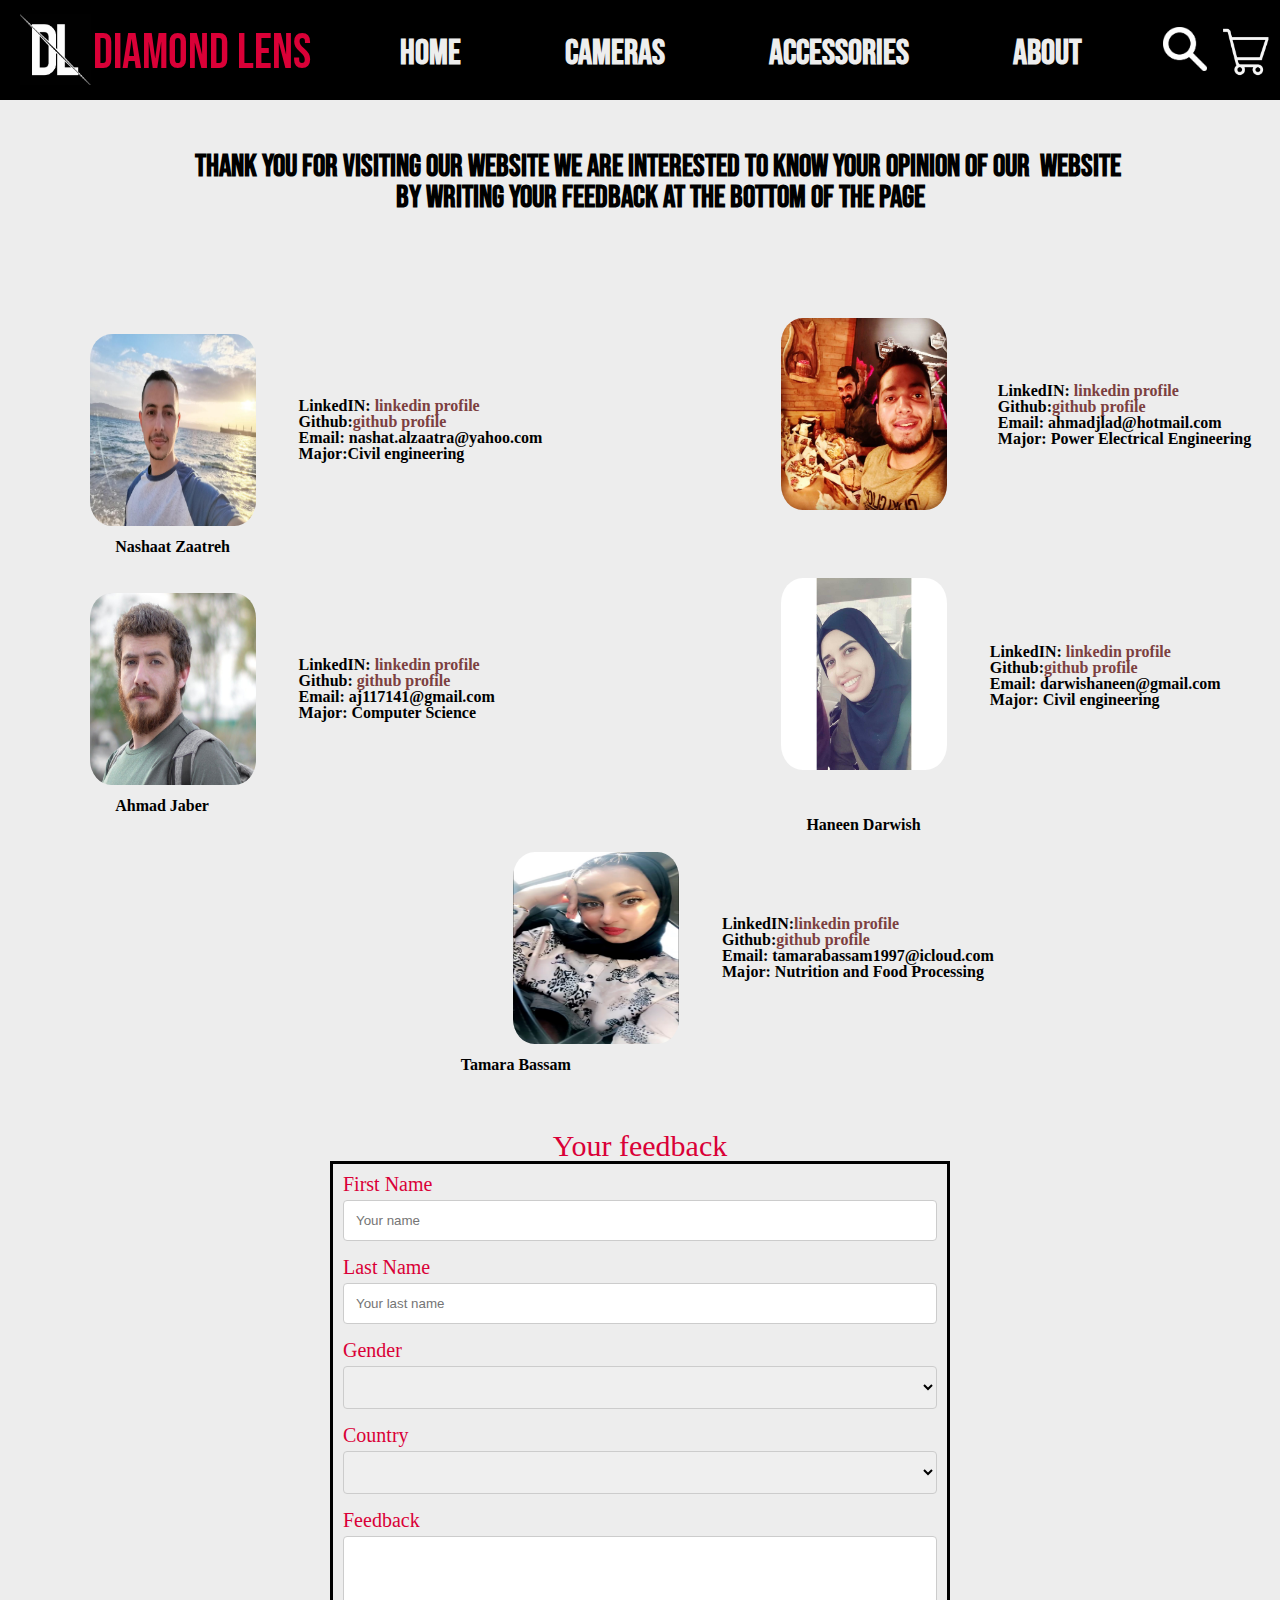
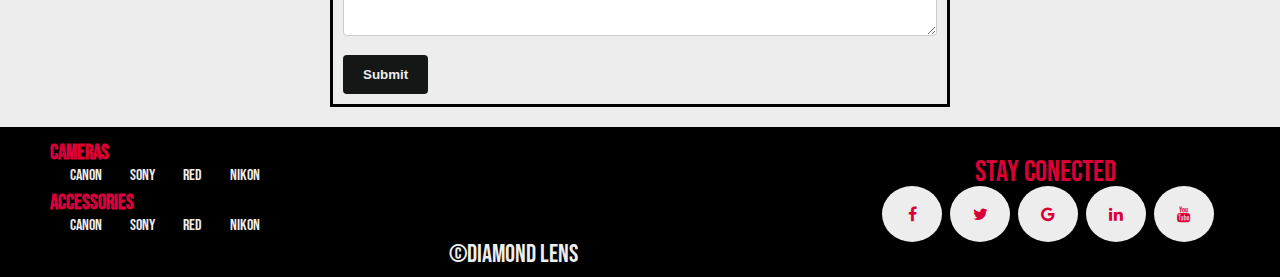
<file: pages/about.html>
<!DOCTYPE html>
<html lang="en">
  <head>
    <meta charset="UTF-8" />
    <meta http-equiv="X-UA-Compatible" content="IE=edge" />
    <meta name="viewport" content="width=device-width, initial-scale=1.0" />
    <title>Diamond Lens-About us</title>
    <link rel="stylesheet" href="../css/reset.css" />
    <link rel="stylesheet" href="../css/header.css" />
    <link rel="stylesheet" href="../css/footer.css" />
    <link
      rel="stylesheet"
      href="https://cdnjs.cloudflare.com/ajax/libs/font-awesome/4.7.0/css/font-awesome.min.css"
    />

    <link rel="stylesheet" href="../css/about.css" />

    <link rel="preconnect" href="https://fonts.googleapis.com">
<link rel="preconnect" href="https://fonts.gstatic.com" crossorigin>
<link href="https://fonts.googleapis.com/css2?family=Bebas+Neue&family=Otomanopee+One&display=swap" rel="stylesheet">
  </head>

  <body>
    <header>

      <img id="logiImage" src="../headerImages/DL Logo small.png" alt="Logo Image" />

      <h2 id="logiText">Diamond Lens</h2>
      

      <nav>
        <ul>
          <li><a href="../index.html">Home</a></li>
          <li class="dropdown">
            <a href="cameras.html" class="dropbtn">Cameras</a>

            <div class="dropdown-content">
              <a class="dropElement" href="cameras.html">Canon</a>
              <a class="dropElement" href="cameras.html">Sony</a>
              <a class="dropElement" href="cameras.html">RED</a>
              <a class="dropElement" href="cameras.html">Nikon</a>
            </div>
          </li>
          <li class="dropdown">
            <a href="accessories.html">Accessories</a>

            <div class="dropdown-content">
              <a class="dropElement" href="accessories.html">Canon</a>
              <a class="dropElement" href="accessories.html">Sony</a>
              <a class="dropElement" href="accessories.html">RED</a>
              <a class="dropElement" href="accessories.html">Nikon</a>
            </div>
          </li>
          <li class="dropdown">
            <a href="../pages/about.html">About </a>
            <div class="dropdown-content">
              <a class="dropElement" href="../pages/about.html">About us</a>
              <a class="dropElement" href="../pages/projectstory.html"
                >Project Story</a
              >
              <a class="dropElement" href="../pages/feedback.html">Feedback</a>
            </div>
          </li>
        </ul>
      </nav>
      <a href="../pages/shoppingCart.html">
        <img
          id="CartImage"
          src="../headerImages/whiteblackcart.png"
          alt="shoping cart"
      /></a>
      <span class="spanCartCounter"></span>

      <img
        id="searchImage"
        src="../headerImages/blackSearch.png"
        alt="serch img"
      />
    </header>

    <main>
      <pre id="mainParagraph">
        Thank you for visiting our website we are interested to know your opinion of our  website 
        by writing your feedback at the bottom of the page
      </pre>





      















      <div class="box">
        <div class="imgAndpre">
          <img class="org"src="../headerImages/mypic.jpg " alt="" />
          <pre class="introorg">
          LinkedIN: <a href="https://www.linkedin.com/feed/">linkedin profile</a>
          Github:<a href="https://github.com/NashatAlzaatreh">github profile</a>
          Email: nashat.alzaatra@yahoo.com
          Major:Civil engineering
        </pre
          >
        </div>
        <h2 class="nameorg">Nashaat Zaatreh</h2>
      </div>

      <div class="box">
        <div class="imgAndpre">
          <img class="org"src="../personalImage/ahmad jaber.jpg" alt="" />
          <pre class="introorg">
          LinkedIN: <a href="https://www.linkedin.com/in/ahmad-jaber-95822b1b9/">linkedin profile</a>
          Github: <a href="https://github.com/aajaber">github profile</a>
          Email: aj117141@gmail.com
          Major: Computer Science
      </pre
          >
        </div>
        <h2 class="nameorg">Ahmad Jaber</h2>
      </div>
      <div class="box">
        <div class="imgAndpre">
          <img class="ood" src="../personalImage/ahmad jallad.jpg" alt="" />
          <pre class="introood">
          LinkedIN: <a href="https://www.linkedin.com/in/ahmad-jallad/">linkedin profile</a>
          Github:<a href="https://github.com/Ahmadjlallad">github profile</a>
          Email: ahmadjlad@hotmail.com 
          Major: Power Electrical Engineering
        </pre
          >
        </div>
        <h2 class="nameood">Ahmad Jallad</h2>
      </div>
      <div class="box">
        <div class="imgAndpre">
          <img class="hood" src="../personalImage/haneen.jpeg" alt="" />
          <pre class="introhood">
          LinkedIN: <a href="https://www.linkedin.com/in/darwishaneen/">linkedin profile</a>
          Github:<a href="https://github.com/HaneenDarwish">github profile</a>
          Email: darwishaneen@gmail.com
          Major: Civil engineering
          </pre>
        </div>
        <h2 class="namehood">Haneen Darwish</h2>
      </div>
      <div class="box">
        <div class="imgAndpre">
          
          <img class="special"src="../personalImage/tamara2.jpg" alt="" />
          <pre class="introspecial">
          LinkedIN:<a href="https://www.linkedin.com/in/tamara-al-manaseer">linkedin profile</a>
          Github:<a href="https://github.com/Tamara97-b">github profile</a>
          Email: tamarabassam1997@icloud.com
          Major: Nutrition and Food Processing
          </pre>
        </div>
        <h2 class="namespecial">Tamara Bassam</h2> 
       </div> 

      <div class="container">
        <legend>Your feedback</legend>
        <form id="form">
          
          <label class="labelName" for="fname">First Name</label>
          <input
            type="text"
            id="fname"
            name="firstName"
            placeholder="Your name"
            required
          />

          <label class="labelName" for="lname">Last Name</label>
          <input
            type="text"
            id="lname"
            name="lastName"
            placeholder="Your last name"
            required
          />

          <label class="labelName" for="gender">Gender</label>
          <select id="gender" name="gender" required>
            <option></option>
            <option value="Male">Male</option>
            <option value="Female">Female</option>
          </select>

          <label class="labelName" for="country">Country</label>
          <select id="country" name="country" required>
            <option></option>
            <option value="jordan">Jordan</option>
            <option value="palestine">Palestine</option>
            <option value="syria">Syria</option>
          </select>

          <label class="labelName" for="feedback">Feedback</label>
          <textarea
            id="feedback"
            name="feedback"
            placeholder="Write something.."
            style="height: 100px"
          required>
        </textarea>
          

          <!-- <input type="submit" value="Submit" formaction="../pages/feedback.html"/> -->

        

          <input id="formSubmit" type="submit" value="Submit" />
        </form>
      </div>
      
      
      </div> 
    </main>
    <footer>
      <h2>Stay Conected</h2>
      

      <div id="social">
          <a href="#" class="fa fa-facebook" style="width: 60px"></a>
          <a href="#" class="fa fa-twitter" style="width: 60px"></a>
          <a href="#" class="fa fa-google" style="width: 60px"></a>
          <a href="#" class="fa fa-linkedin" style="width: 60px"></a>
          <a href="#" class="fa fa-youtube" style="width: 60px"></a>
      </div>

      <p id="copyRights">&copy;Diamond Lens</p>

      <div id="camerasList">
        <h4>Cameras</h4>
        <nav>
            <ul>
                <li><a href="#">Canon</a></li>
                <li><a href="#">Sony</a></li>
                <li><a href="#">RED</a></li>
                <li><a href="#">Nikon</a></li>
            </ul>
        </nav>
    </div>
    <div id="AccessoriesList">
        <h4>Accessories</h4>
        <nav>
            <ul>
              <li><a href="#">Canon</a></li>
              <li><a href="#">Sony</a></li>
              <li><a href="#">RED</a></li>
              <li><a href="#">Nikon</a></li>
            </ul>
        </nav>
    </div>
  </footer>

    <script src="../js/feedback.js"></script>
    <script src="../js/about.js"></script>
  </body>
</html>
</file>
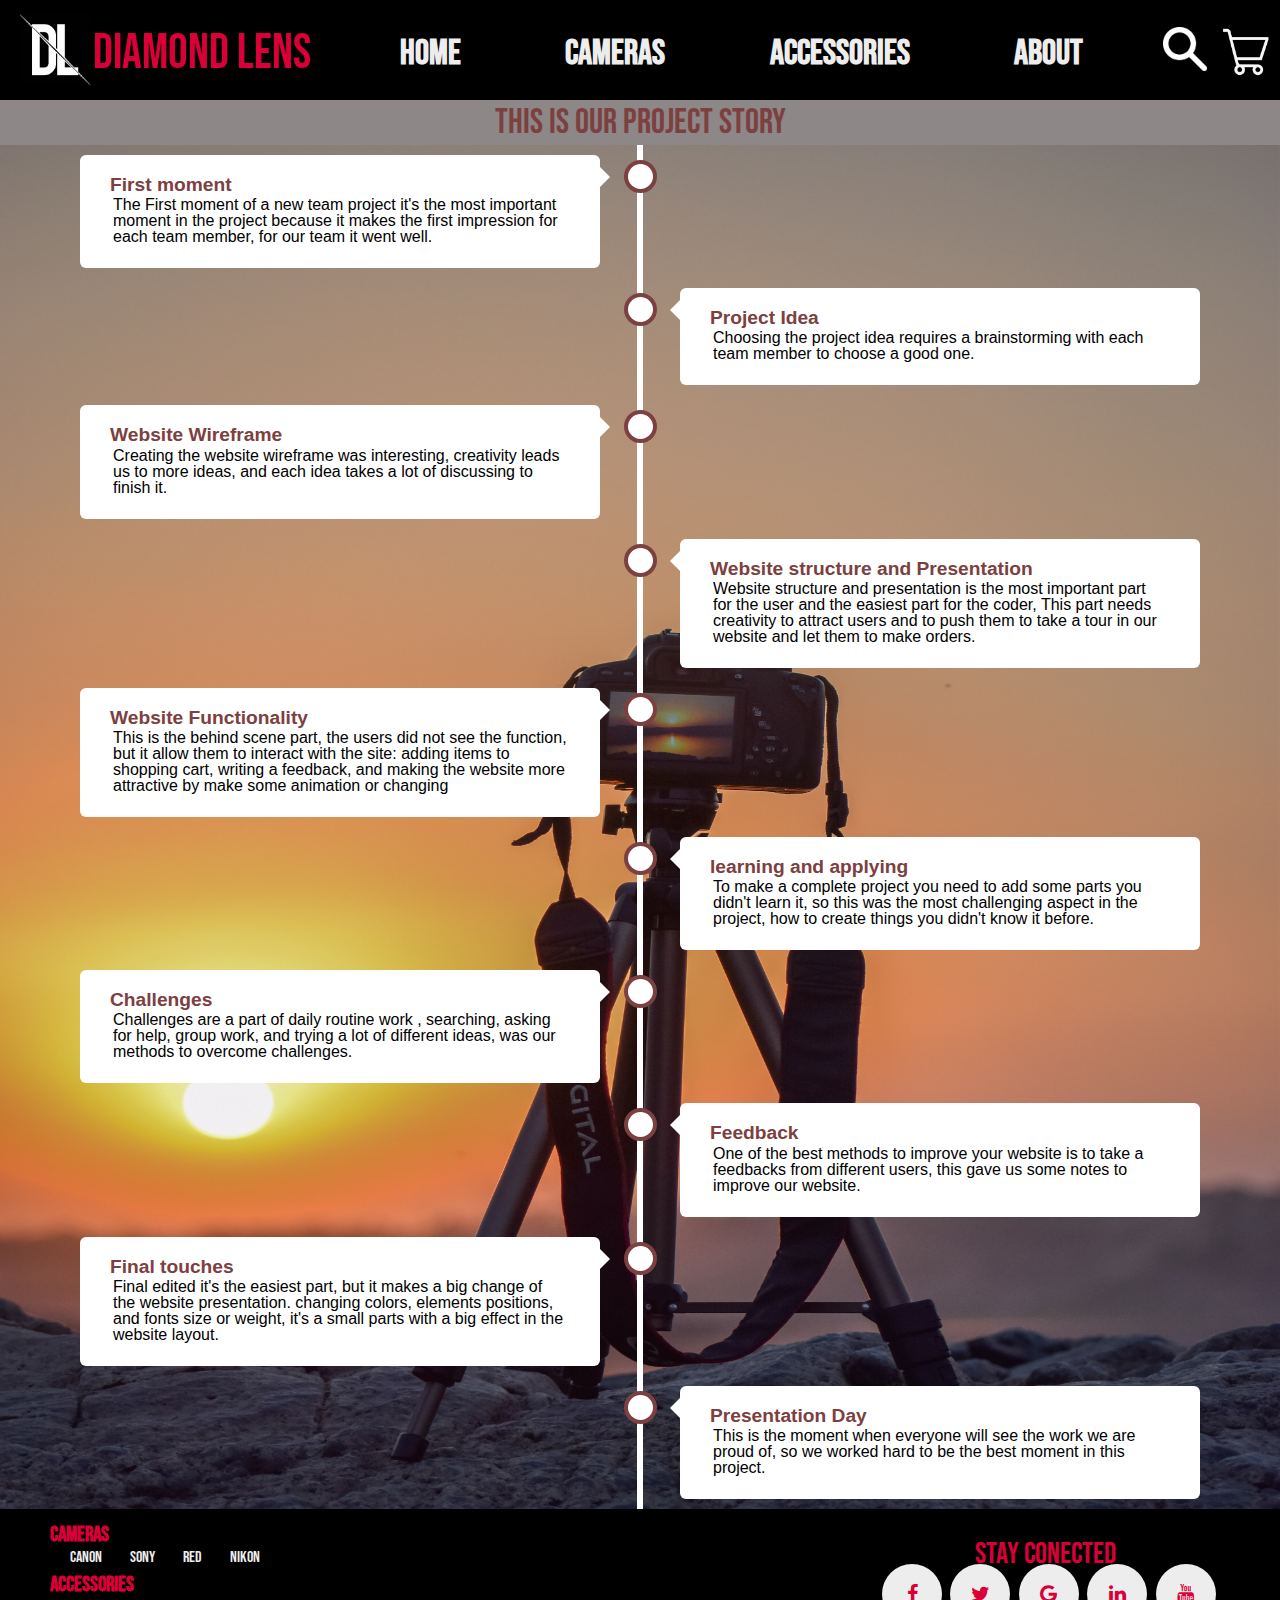
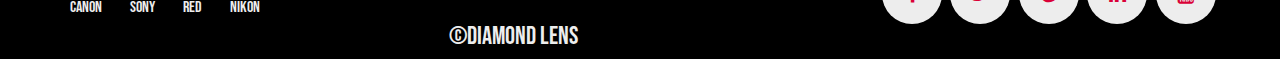
<file: pages/projectstory.html>
<!DOCTYPE html>
<html>

<head>
  <meta name="viewport" content="width=device-width, initial-scale=1.0" />
  <meta charset="UTF-8" />
  <meta http-equiv="X-UA-Compatible" content="IE=edge" />
  <meta name="viewport" content="width=device-width, initial-scale=1.0" />
  <title>Diamond Lens-Project Story</title>
  <link rel="stylesheet" href="https://cdnjs.cloudflare.com/ajax/libs/font-awesome/4.7.0/css/font-awesome.min.css" />
  <link rel="stylesheet" href="../css/reset.css" />

  <link rel="stylesheet" href="../css/header.css" />
  <link rel="stylesheet" href="../css/footer.css" />
  <link rel="stylesheet" href="../css/story.css" />

  <link rel="preconnect" href="https://fonts.googleapis.com">
<link rel="preconnect" href="https://fonts.gstatic.com" crossorigin>
<link href="https://fonts.googleapis.com/css2?family=Bebas+Neue&family=Otomanopee+One&display=swap" rel="stylesheet">

</head>

<body>
  <header>

    <img id="logiImage" src="../headerImages/DL Logo small.png" alt="Logo Image" />

    <h2 id="logiText">Diamond Lens</h2>
    

    <nav>
      <ul>
        <li><a href="../index.html">Home</a></li>
        <li class="dropdown">
          <a href="cameras.html" class="dropbtn">Cameras</a>

          <div class="dropdown-content">
            <a class="dropElement" href="cameras.html">Canon</a>
            <a class="dropElement" href="cameras.html">Sony</a>
            <a class="dropElement" href="cameras.html">RED</a>
            <a class="dropElement" href="cameras.html">Nikon</a>
          </div>
        </li>
        <li class="dropdown">
          <a href="accessories.html">Accessories</a>

          <div class="dropdown-content">
            <a class="dropElement" href="accessories.html">Canon</a>
            <a class="dropElement" href="accessories.html">Sony</a>
            <a class="dropElement" href="accessories.html">RED</a>
            <a class="dropElement" href="accessories.html">Nikon</a>
          </div>
        </li>
        <li class="dropdown">
          <a href="../pages/about.html">About </a>
          <div class="dropdown-content">
            <a class="dropElement" href="../pages/about.html">About us</a>
            <a class="dropElement" href="../pages/projectstory.html"
              >Project Story</a
            >
            <a class="dropElement" href="../pages/feedback.html">Feedback</a>
          </div>
        </li>
      </ul>
    </nav>
    <a href="../pages/shoppingCart.html">
      <img
        id="CartImage"
        src="../headerImages/whiteblackcart.png"
        alt="shoping cart"
    /></a>
    <span class="spanCartCounter"></span>

    <img
      id="searchImage"
      src="../headerImages/blackSearch.png"
      alt="serch img"
    />
  </header>
  <main>
    <h2 id="storyPara">This is our project story</h2>
    <img id="storybackImage" src="../storyImages/yash-prajapati-8LP-rCjAvWs-unsplash.jpg" alt="story back" />
    <div class="timeline">
      <div class="container left">
        <div class="content">
          <h2>First moment</h2>
          <p>
            The First moment of a new  team project it's the most important moment in the project because it makes the first impression for each team member, for our team it went well.
          </p>
        </div>
      </div>
      <div class="container right">
        <div class="content">
          <h2>Project Idea</h2>
          <p>
            Choosing the project idea requires a brainstorming with each team member to choose a good one.
          </p>
        </div>
      </div>
      <div class="container left">
        <div class="content">
          <h2>Website Wireframe</h2>
          <p>
            Creating the website wireframe was interesting, creativity leads us to more ideas, and each idea takes a lot of discussing to finish it.
          </p>
        </div>
      </div>
      <div class="container right">
        <div class="content">
          <h2>Website structure and Presentation </h2>
          <p>
            Website structure and presentation is the most important part for the user and the easiest part for the coder, This part needs creativity to attract users and to push them to take a tour in our website and let them to make orders.
          </p>
        </div>
      </div>
      <div class="container left">
        <div class="content">
          <h2>Website Functionality</h2>
          <p>
            This is the behind scene part, the users did not see the function, but it allow them to interact with the site: adding items to shopping cart, writing a feedback, and making the website more attractive by make some animation or changing 
          </p>
        </div>
      </div>
      <div class="container right">
        <div class="content">
          <h2>learning and applying</h2>
          <p>
            To make a complete project you need to add some parts you didn't learn it, so this was the most challenging aspect in the project, how to create things you didn't know it before. 
        </div>
      </div>
      <div class="container left">
        <div class="content">
          <h2>Challenges</h2>
          <p>
            Challenges are a part of daily routine work , searching, asking for help, group work, and trying a lot of different ideas, was our methods to overcome challenges.
          </p>
        </div>
      </div>
      <div class="container right">
        <div class="content">
          <h2>Feedback</h2>
          <p>
            One of the best methods to improve your website is to take a feedbacks from different users, this gave us some notes to improve our website.
          </p>
        </div>
      </div>
      <div class="container left">
        <div class="content">
          <h2>Final touches</h2>
          <p>
            Final edited it's the easiest part, but it makes a big change of the website presentation. changing colors, elements positions, and fonts size or weight, it's a small parts with a big effect in the website layout.
          </p>
        </div>
      </div>
      <div class="container right">
        <div class="content">
          <h2>Presentation Day</h2>
          <p>
            This is the moment when everyone will see the work we are proud of, so we worked hard to be the best moment in this project.
          </p>
        </div>
      </div>
    </div>
  </main>

  <footer>
    <h2>Stay Conected</h2>
    

    <div id="social">
        <a href="#" class="fa fa-facebook" style="width: 60px"></a>
        <a href="#" class="fa fa-twitter" style="width: 60px"></a>
        <a href="#" class="fa fa-google" style="width: 60px"></a>
        <a href="#" class="fa fa-linkedin" style="width: 60px"></a>
        <a href="#" class="fa fa-youtube" style="width: 60px"></a>
    </div>

    <p id="copyRights">&copy;Diamond Lens</p>

    <div id="camerasList">
      <h4>Cameras</h4>
      <nav>
          <ul>
              <li><a href="#">Canon</a></li>
              <li><a href="#">Sony</a></li>
              <li><a href="#">RED</a></li>
              <li><a href="#">Nikon</a></li>
          </ul>
      </nav>
  </div>
  <div id="AccessoriesList">
      <h4>Accessories</h4>
      <nav>
          <ul>
            <li><a href="#">Canon</a></li>
            <li><a href="#">Sony</a></li>
            <li><a href="#">RED</a></li>
            <li><a href="#">Nikon</a></li>
          </ul>
      </nav>
  </div>
</footer>
  <script src="../js/cart.js"></script>
</body>

</html>
</file>
<file: css/header.css>
body {
  background-color: #f8f4f494;
  position: relative;
}

header {
  
      width: 100%;
    height: 100px;
    box-sizing: border-box;
    background-color: #000000;
    /* border-bottom: solid 1px rgb(194, 0, 0); */
    position: sticky;
    top: 0;
    z-index: 9999998;
    

}


.spanCartCounter {
  color: #DA0037;
  position: absolute;
  top: 44px;
  right: 22px;
  font-size: 15px;
}

header #logiImage {
  position: absolute;
    width: 71px;
    left: 20px;
    top: 14px;
}

#logiText{
  position: absolute;
    top: 29px;
    left: 93px;
    color: #DA0037;
    font-size: 49px;
    font-family: 'Bebas Neue', cursive;
}

header pre {
  position: absolute;
  left: 90px;
  top: 10px;
  font-size: 43px;
  color: #DA0037;
  font-family: 'Otomanopee One', sans-serif;
}

header nav ul li {
  display: inline-block;
  margin-right: 100px;
  font-size: 35px;
  font-weight: bolder;
  font-family: 'Bebas Neue', cursive;
}
header nav ul li:hover {
  transform: scale(1.15);
  
}
header nav ul li a {
  text-decoration: none;
  color: #ededed;
}

header nav ul li a:hover {
  color: #DA0037;


  border-bottom: 3px solid rgb(124, 64, 64);
  
}

header nav ul {
  position: absolute;
  left: 400px;
  top: 36px;
  
}

#CartImage {
  width: 49px;
  position: absolute;
  right: 10px;
  top: 26px;
  
}
#CartImage:hover {
  transform: scale(1.2);
  transition-duration: 0.3s;
  
}
#searchImage {
    
  width: 44px;
    position: absolute;
    right: 73px;
    top: 27px;
  
  padding: 0px;
  
}



#searchImage:hover {
  transform: scale(1.2);
  transition-duration: 0.3s;
 
}

/* dropdown */

li.dropdown {
  display: inline-block;
}

.dropdown-content {
  display: none;
  position: absolute;
  background-color: #f9f9f9;
  min-width: 100px;
  box-shadow: 0px 8px 16px 0px rgba(0, 0, 0, 0.2);
  z-index: 1;
  left: 47px;
  
}

.dropdown-content a {
  color: black;
  padding: 12px 16px;
  text-decoration: none;
  display: block;
  text-align: left;
}

.dropdown-content a:hover {
  background-color: #f1f1f1;
}

.dropdown:hover .dropdown-content {
  display: block;
}

.dropElement {
  font-size: 15px;
}
</file>
<file: css/footer.css>
footer {
 
  position: relative;
    /* position: absolute; */
    height: 150px;
    background-color: black;
    

    /* bottom: -1200px; */


    width: 100%;
    color: #171717 ; 
}




  footer #copyRights {
    
    font-size: 25px;
    color: #ededed;
    position: absolute;
    right: 702px;
    bottom: 10px;
    font-family: 'Bebas Neue', cursive;

  }






footer nav ul li a {
    text-decoration: none;
    color: #ededed;
    margin: 5px;
    font-family: 'Bebas Neue', cursive;
}

footer nav ul {
  margin-top: 5px;
  font-family: 'Bebas Neue', cursive;
  
}

footer h2 {
  color: #DA0037;
  position: absolute;
  font-size: 30px;
  right: 164px;
  font-family: 'Bebas Neue', cursive;
  top: 30px;
}


#camerasList{
    position: absolute;
    top: 15px;
    left: 50px;
    
}
#camerasList h4 {
  font-weight: bolder;
    font-size: 21px;
    color: #DA0037;
    font-family: 'Bebas Neue', cursive;
}

#AccessoriesList{
  color: #ededed;
  position: absolute;
  top: 65px;
  left: 50px;
}
#AccessoriesList h4 {
  font-weight: bolder;
  font-size: 21px;
  color: #DA0037;
  font-family: 'Bebas Neue', cursive;
    
}

footer nav ul li {
display: inline-block;
margin-left: 15px;
color: #ededed;
}

footer nav ul li a{
  color: #ededed;
}

footer nav ul li a:hover{
  color: #DA0037;
}
footer nav ul li:hover{
transform: scale(1.1);
  transition-duration: 0.05s;
  border-bottom: 1.5px solid #DA0037;
}

/* #AccessoriesList{
    position: absolute;
    top: 50px;
    left: 225px;
} */



.fa {
  padding: 20px;
  font-size: 20px;
  width: 60px;
  text-align: center;
  text-decoration: none;
  margin: 5px 2px;
  border-radius: 50%;
  
}

  
  .fa:hover {
      background-color:#DA0037;
      color: #ededed;
  }
  
  .fa-facebook {
    background: #ededed;
    color: #DA0037;
  }
  
  .fa-twitter {
    background: #ededed;
    color: #DA0037;
  }
  
  .fa-google {
    background: #ededed;
    color: #DA0037;
  }
  
  .fa-linkedin {
    background: #ededed;
    color: #DA0037;
  }
  
  .fa-youtube {
    background: #ededed;
    color: #DA0037;
  }
  


  #social {
    position: absolute;
    right: 0px;
    bottom: 30px;
    width: 400px;
      
  }
</file>
<file: css/about.css>
* {
  box-sizing: border-box;
}

#mainParagraph {
  text-align: center;
  font-weight: 900;
  margin-top: 4%;
  margin-bottom: 7%;
  font-family: 'Bebas Neue', cursive;
  font-size: 31px;
}


  


/* div .imgAndpre {
  display: inline;
  display: flex;
} */
/* .intro {
  float: right;
  position: relative;
  right: 899px;
  bottom: -66px;
  box-shadow: 0 8px 8px -4px #0f0e0e;
  background-color: rgb(65, 65, 65);
} */

/* .box {
  display: flex;
  width: 100%;
} */

input[type="text"],
select,
textarea {
  width: 100%; /* Full width */
  padding: 12px; /* Some padding */
  border: 1px solid #ccc; /* Gray border */
  border-radius: 4px; /* Rounded borders */
  box-sizing: border-box; /* Make sure that padding and width stays in place */
  margin-top: 6px; /* Add a top margin */
  margin-bottom: 16px; /* Bottom margin */
  resize: vertical; /* Allow the user to vertically resize the textarea (not horizontally) */
}

/* Style the submit button with a specific background color etc */
input[type="submit"] {
  background-color: #151616;
  color: #ededed;
  padding: 12px 20px;
  border: none;
  border-radius: 4px;
  cursor: pointer;
  font-weight: bolder;
}

/* When moving the mouse over the submit button, add a darker green color */
input[type="submit"]:hover {
  background-color: #DA0037;
  color: #ededed;
  font-weight: bolder;
}

/* Add a background color and some padding around the form */
.container {
  border-radius: 5px;
border-color: black;
  padding: 20px;
  margin-top: 0%;
}
#form {
  margin: auto;

  width: 50%;
  border: 3px solid rgb(0, 0, 0);

  
  

  padding: 10px;
}
body {
   background-color: #ededed;
 }
 

  
  





/*  feedback */

#webFeedbacks li {
  color: white;
  font-size: 25px;
}

#WebsiteFeed{
  color: #DA0037;
  font-size: 30px;
}

.labelName {
   color: #DA0037;
   font-size: 20px;
}

legend {
  text-align: center;
  font-size: 30px;
  color: #DA0037;

}




 .imgAndpre{
  display: flex;
  width: 100%;
}
main img.org{
  border-radius: 13%;
  width: 166px;
  height: 192px;
  margin-left: 7%;
}
.introorg{
  
  position: relative;
  left: 3px;
  top: 64px;

}

.nameorg {
  font-weight: 900;
  margin-left: 9%;
  margin-top: 1%;
  margin-bottom: 3%;
}

 main img.ood {
  position: flex;
  border-radius: 13%;
  width: 166px;
  height: 192px;
  margin-left: 61%;
  margin-top: -534px;
}
.introood{
  position: relative;
  top:-469px;
  left: 11px;
  
}

.nameood {
  font-weight: 900;
  margin-left: 63%;
  margin-top: -27%;
}

  
  main img.hood {
    position: flex;
    border-radius: 13%;
    width: 166px;
    height: 192px;
    margin-left: 61%;
    margin-top: -274px;
  } 
 
  .introhood{
    position: relative;
    left: 3px;
    top:-208px;
  }
  .namehood {
    font-weight: 900;
    margin-left: 63%;
    margin-top: -9%;
  } 
 

   main img.special{
    position: flex;
    border-radius: 13%;
    margin-left: 513px;
    width: 166px;
    height: 192px;

  }
  .introspecial{
position: relative;
  left: 3px;
  top: 64px;

  }
  .namespecial{
  font-weight: 900;
  margin-left: 36%;
  margin-top: 1%;
  margin-bottom: 3%;
}
  
  .introhood,.introood,.introorg,.introspecial{
    font-weight:bolder;
    
  }
  main a{
    text-decoration: none;
    color: rgb(124, 64, 64);
  }
</file>
<file: css/story.css>
* {
  box-sizing: border-box;
}

body {
  /* background-color: #474e5d; */
  font-family: Helvetica, sans-serif;
  /* background-image: url(../storyImages/the-nigmatic-YefEvN5CDLY-unsplash.jpg); */
}

#storyPara {
  text-align: center;
  font-size: 35px;
  background-color: rgb(141 135 135);
  color: rgb(124, 64, 64);
  font-family: "Bebas Neue", cursive;
  padding: 5px;
}
#storybackImage {
  position: absolute;
  width: 100%;
  height: 91%;
}

main div div div h2 {
  color: rgb(124, 64, 64);
  font-size: larger;
  font-weight: bolder;
}

main div div div p {
  margin: 3px;
}

/* The actual timeline (the vertical ruler) */
.timeline {
  position: relative;
  max-width: 1200px;
  margin: 0 auto;
}

/* The actual timeline (the vertical ruler) */
.timeline::after {
  content: "";
  position: absolute;
  width: 6px;
  background-color: white;
  top: 0;
  bottom: 0;
  left: 50%;
  margin-left: -3px;
}

/* Container around content */
.container {
  padding: 10px 40px;
  position: relative;
  background-color: inherit;
  width: 50%;
}

/* The circles on the timeline */
.container::after {
  content: "";
  position: absolute;
  width: 25px;
  height: 25px;
  right: -17px;
  background-color: white;
  border: 4px solid rgb(124, 64, 64);
  top: 15px;
  border-radius: 50%;
  z-index: 1;
}

/* Place the container to the left */
.left {
  left: 0;
}

/* Place the container to the right */
.right {
  left: 50%;
}

/* Add arrows to the left container (pointing right) */
.left::before {
  content: " ";
  height: 0;
  position: absolute;
  top: 22px;
  width: 0;
  z-index: 1;
  right: 30px;
  border: medium solid white;
  border-width: 10px 0 10px 10px;
  border-color: transparent transparent transparent white;
}

/* Add arrows to the right container (pointing left) */
.right::before {
  content: " ";
  height: 0;
  position: absolute;
  top: 22px;
  width: 0;
  z-index: 1;
  left: 30px;
  border: medium solid white;
  border-width: 10px 10px 10px 0;
  border-color: transparent white transparent transparent;
}

/* Fix the circle for containers on the right side */
.right::after {
  left: -16px;
}

/* The actual content */
.content {
  padding: 20px 30px;
  background-color: white;
  position: relative;
  border-radius: 6px;
}

/* Media queries - Responsive timeline on screens less than 600px wide */
@media screen and (max-width: 600px) {
  /* Place the timelime to the left */
  .timeline::after {
    left: 31px;
  }

  /* Full-width containers */
  .container {
    width: 100%;
    padding-left: 70px;
    padding-right: 25px;
  }

  /* Make sure that all arrows are pointing leftwards */
  .container::before {
    left: 60px;
    border: medium solid white;
    border-width: 10px 10px 10px 0;
    border-color: transparent white transparent transparent;
  }

  /* Make sure all circles are at the same spot */
  .left::after,
  .right::after {
    left: 15px;
  }

  /* Make all right containers behave like the left ones */
  .right {
    left: 0%;
  }
}
</file>
